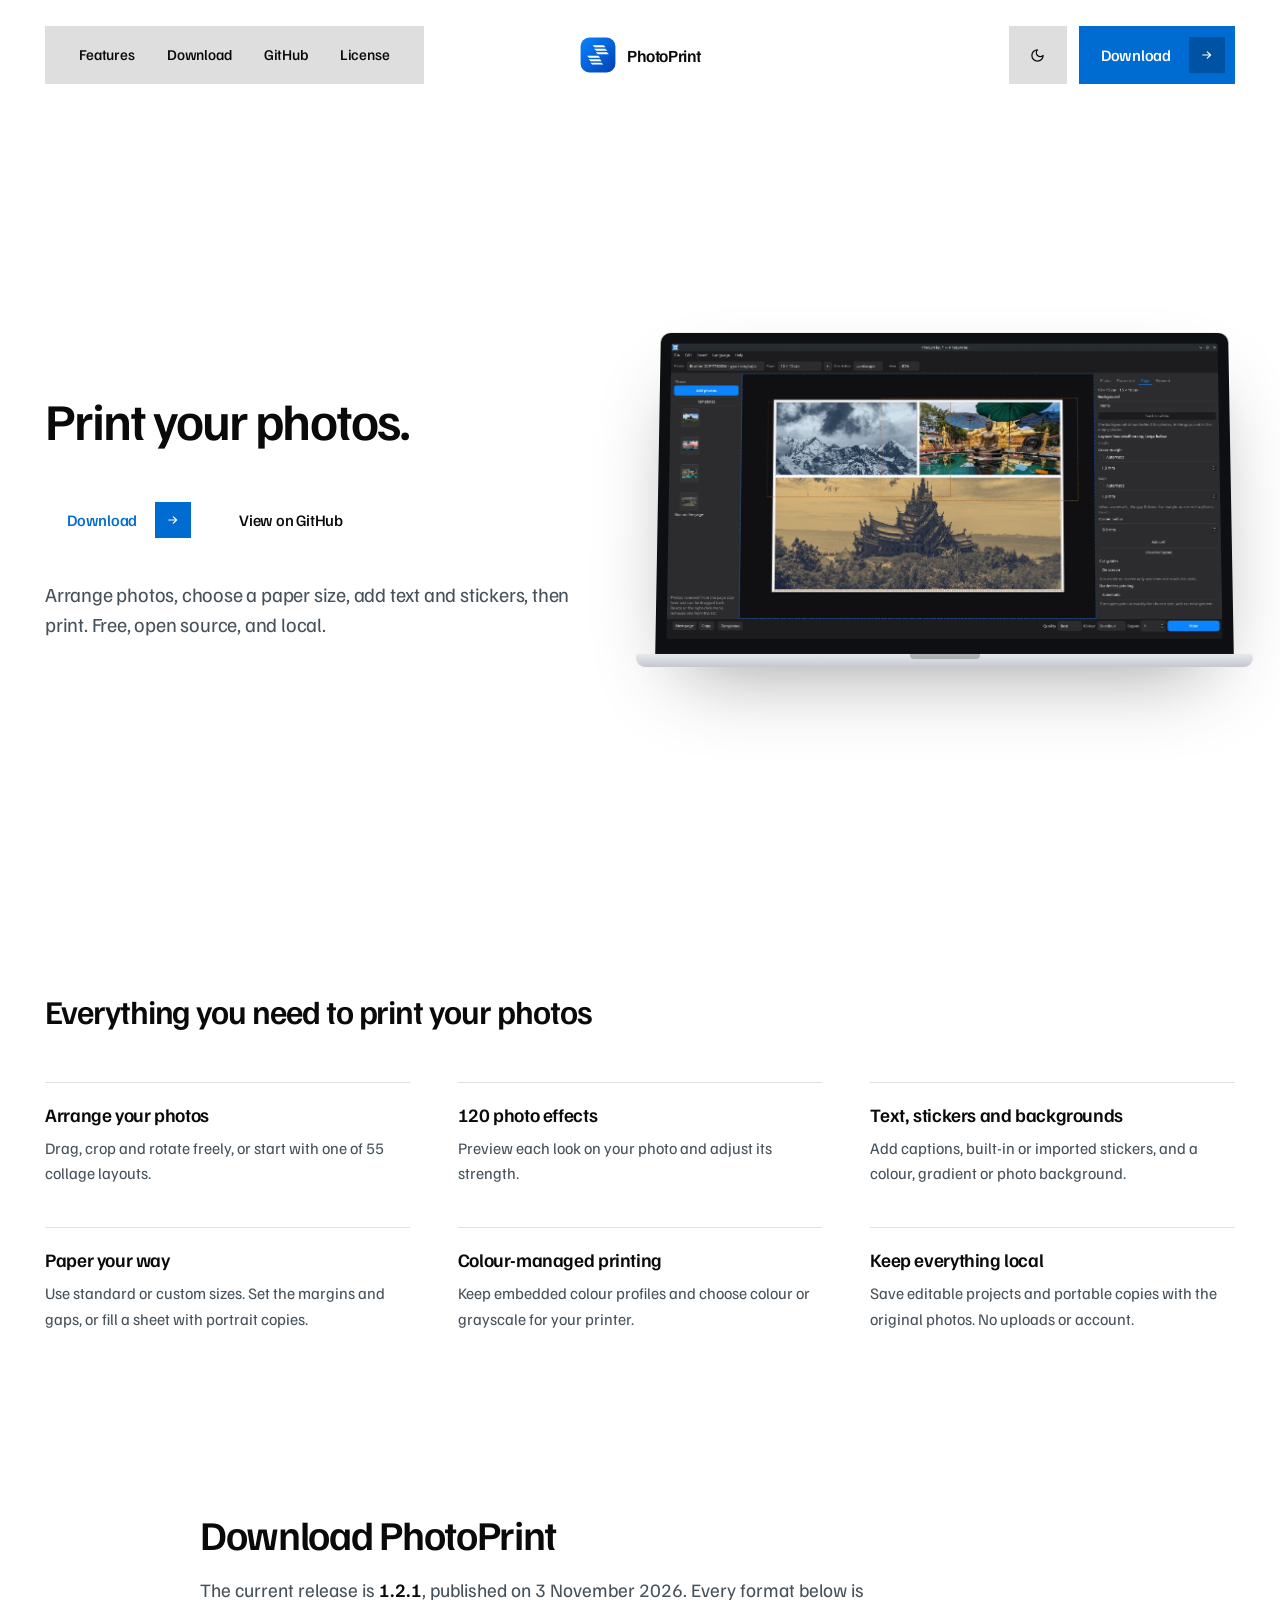
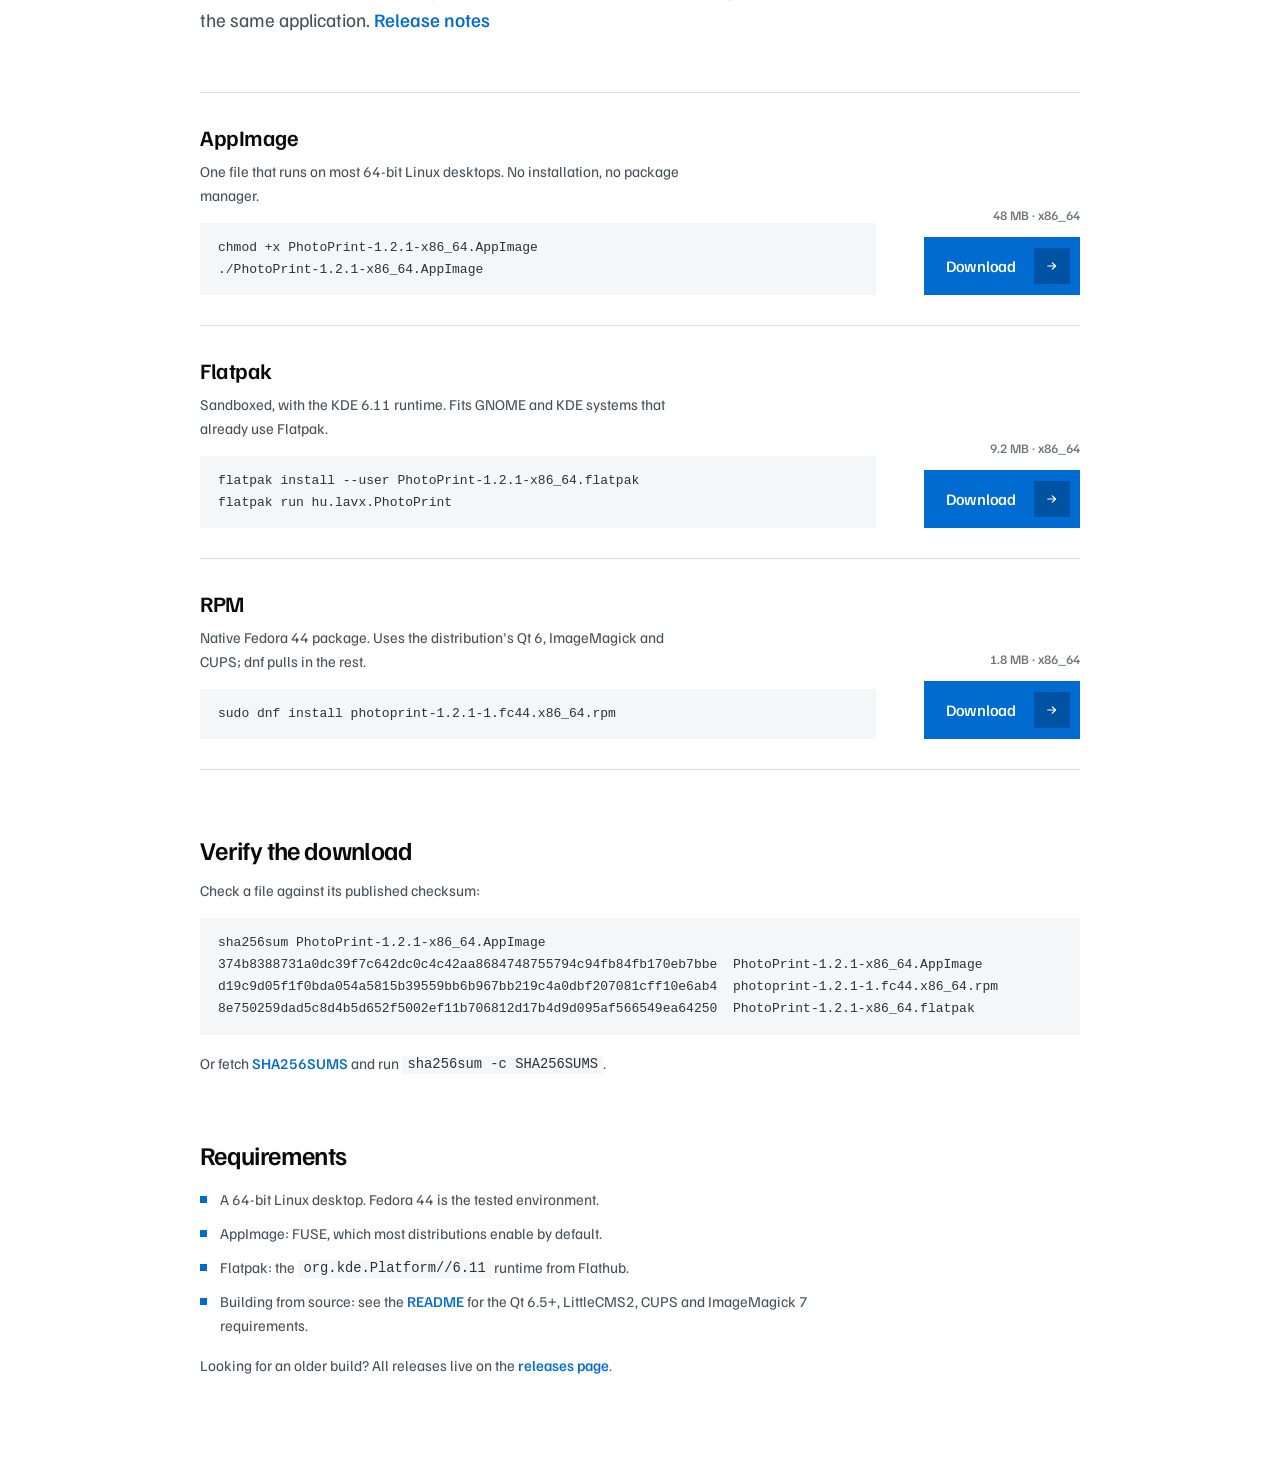
<file: index.html>
<!doctype html>
<html lang="en">
<head>
  <meta charset="utf-8">
  <meta name="viewport" content="width=device-width, initial-scale=1.0">
  <title>PhotoPrint — Print your photos</title>
  <meta name="description" content="Arrange family photos on paper and print them from your own printer. Local, colour-managed, free and open source.">
  <meta name="theme-color" media="(prefers-color-scheme: light)" content="#ffffff">
  <meta name="theme-color" media="(prefers-color-scheme: dark)" content="#0b0d10">
  <link rel="canonical" href="https://lavx.github.io/PhotoPrint/">
  <meta property="og:type" content="website">
  <meta property="og:site_name" content="PhotoPrint">
  <meta property="og:title" content="PhotoPrint — Print your photos">
  <meta property="og:description" content="Arrange family photos on paper and print them from your own printer. Local, colour-managed, free and open source.">
  <meta property="og:url" content="https://lavx.github.io/PhotoPrint/">
  <meta property="og:image" content="https://lavx.github.io/PhotoPrint/app-window.webp">
  <meta name="twitter:card" content="summary_large_image">
  <script>document.documentElement.dataset.theme=localStorage.getItem("theme")||(matchMedia("(prefers-color-scheme: dark)").matches?"dark":"light")</script>
  <link rel="icon" href="favicon.svg" type="image/svg+xml">
  <link rel="preconnect" href="https://fonts.googleapis.com">
  <link rel="preconnect" href="https://fonts.gstatic.com" crossorigin>
  <link rel="stylesheet" href="https://fonts.googleapis.com/css2?family=Familjen+Grotesk:wght@400;500;600;700&display=swap">
  <link rel="stylesheet" href="styles.css">
</head>
<body>
  <div class="page">
    <div class="bg" aria-hidden="true">
      <video class="bg-video" autoplay muted loop playsinline>
        <source src="bg.mp4" type="video/mp4">
      </video>
    </div>

    <header class="nav">
      <nav class="nav__links" aria-label="Primary">
        <a href="#features" style="--d: 0.02s">Features</a>
        <a href="#download" style="--d: 0.08s">Download</a>
        <a href="https://github.com/LavX/PhotoPrint" style="--d: 0.14s">GitHub</a>
        <a href="https://github.com/LavX/PhotoPrint/blob/master/LICENSE" style="--d: 0.2s">License</a>
      </nav>
      <a class="logo" href="./" aria-label="PhotoPrint home">
        <svg class="logo__mark" viewBox="0 0 48 48" aria-hidden="true">
          <defs>
            <linearGradient id="ppTile" x1="0" y1="0" x2="1" y2="1">
              <stop offset="0" stop-color="#0a84ff" />
              <stop offset="1" stop-color="#0040b3" />
            </linearGradient>
          </defs>
          <rect x="2" y="2" width="44" height="44" rx="11" fill="url(#ppTile)" />
          <g transform="translate(7.75 11.8) scale(0.78)" fill="#ffffff">
            <polygon points="12,0 30,0 33.2,3.2 15.2,3.2" />
            <polygon points="14.6,5.6 32.6,5.6 35.8,8.8 17.8,8.8" />
            <polygon points="17.2,11.2 35.2,11.2 38.4,14.4 20.4,14.4" />
            <polygon points="3.2,16.8 21.2,16.8 24.4,20 6.4,20" />
            <polygon points="5.8,22.4 23.8,22.4 27,25.6 9,25.6" />
            <polygon points="8.4,28 26.4,28 29.6,31.2 11.6,31.2" />
          </g>
        </svg>
        <span class="logo__word">PhotoPrint</span>
      </a>
      <div class="nav__actions">
        <button class="theme-toggle" type="button" aria-label="Toggle dark mode" aria-pressed="false">
          <svg class="icon-moon" viewBox="0 0 24 24" fill="none" stroke="currentColor" stroke-width="2" stroke-linecap="round" stroke-linejoin="round" aria-hidden="true"><path d="M12 3a6 6 0 0 0 9 9 9 9 0 1 1-9-9z" /></svg>
          <svg class="icon-sun" viewBox="0 0 24 24" fill="none" stroke="currentColor" stroke-width="2" stroke-linecap="round" stroke-linejoin="round" aria-hidden="true"><circle cx="12" cy="12" r="4" /><path d="M12 2v2M12 20v2M4.9 4.9l1.4 1.4M17.7 17.7l1.4 1.4M2 12h2M20 12h2M4.9 19.1l1.4-1.4M17.7 6.3l1.4-1.4" /></svg>
        </button>
        <a class="btn btn--nav" href="#download">
          <span class="btn__label">Download</span>
          <span class="btn__icon"><svg viewBox="0 0 20 20" fill="none" aria-hidden="true"><path d="M4 10h10.2M10.4 5.6 15.2 10l-4.8 4.4" stroke="currentColor" stroke-width="1.7" stroke-linecap="round" stroke-linejoin="round" /></svg></span>
        </a>
        <button class="nav__burger" type="button" aria-label="Open menu" aria-expanded="false" aria-controls="mobile-menu">
          <span></span><span></span><span></span>
        </button>
      </div>
    </header>

    <nav class="mobile-menu" id="mobile-menu" aria-label="Mobile" hidden>
      <div class="mobile-menu__links">
        <a href="#features">Features</a>
        <a href="#download">Download</a>
        <a href="https://github.com/LavX/PhotoPrint">GitHub</a>
        <a href="https://github.com/LavX/PhotoPrint/blob/master/LICENSE">License</a>
      </div>
      <a class="btn btn--nav" href="#download">
        <span class="btn__label">Download</span>
        <span class="btn__icon"><svg viewBox="0 0 20 20" fill="none" aria-hidden="true"><path d="M4 10h10.2M10.4 5.6 15.2 10l-4.8 4.4" stroke="currentColor" stroke-width="1.7" stroke-linecap="round" stroke-linejoin="round" /></svg></span>
      </a>
    </nav>

    <main class="hero">
      <div class="hero__copy">
        <h1 class="headline">Print your photos.</h1>
        <div class="actions">
          <a class="btn btn--light wipe" style="--d: 0.56s" href="#download">
            <span class="btn__label">Download</span>
            <span class="btn__icon"><svg viewBox="0 0 20 20" fill="none" aria-hidden="true"><path d="M4 10h10.2M10.4 5.6 15.2 10l-4.8 4.4" stroke="currentColor" stroke-width="1.7" stroke-linecap="round" stroke-linejoin="round" /></svg></span>
          </a>
          <a class="btn btn--ghost wipe" style="--d: 0.66s" href="https://github.com/LavX/PhotoPrint"><span class="btn__label">View on GitHub</span></a>
        </div>
        <p class="lede"><span class="lede__rise" style="--d: 0.78s">Arrange photos, choose a paper size, add text and stickers, then print. Free, open source, and local.</span></p>
      </div>

      <div class="hero__product">
        <div class="laptop">
          <a class="laptop__screen" href="app-window.webp" aria-label="View the PhotoPrint app screenshot at full size">
            <img src="app-window.webp" width="1917" height="1035" loading="eager" decoding="async" alt="PhotoPrint on Linux, with a three-photo collage, a photo library on the left, page settings on the right, and print controls below.">
          </a>
          <div class="laptop__base" aria-hidden="true"></div>
        </div>
      </div>
    </main>
  </div>

  <section class="product" id="features" aria-labelledby="features-title">
    <div class="product__inner">
      <h2 id="features-title">Everything you need to print your photos</h2>
      <dl class="features">
        <div>
          <dt>Arrange your photos</dt>
          <dd>Drag, crop and rotate freely, or start with one of 55 collage layouts.</dd>
        </div>
        <div>
          <dt>120 photo effects</dt>
          <dd>Preview each look on your photo and adjust its strength.</dd>
        </div>
        <div>
          <dt>Text, stickers and backgrounds</dt>
          <dd>Add captions, built-in or imported stickers, and a colour, gradient or photo background.</dd>
        </div>
        <div>
          <dt>Paper your way</dt>
          <dd>Use standard or custom sizes. Set the margins and gaps, or fill a sheet with portrait copies.</dd>
        </div>
        <div>
          <dt>Colour-managed printing</dt>
          <dd>Keep embedded colour profiles and choose colour or grayscale for your printer.</dd>
        </div>
        <div>
          <dt>Keep everything local</dt>
          <dd>Save editable projects and portable copies with the original photos. No uploads or account.</dd>
        </div>
      </dl>
    </div>
  </section>

  <section class="download" id="download" aria-labelledby="download-title">
    <div class="download__inner">
      <h2 id="download-title">Download PhotoPrint</h2>
      <p class="download__lede">The current release is <strong>1.2.1</strong>, published on 3 November 2026. Every format below is the same application. <a class="text-link" href="https://github.com/LavX/PhotoPrint/releases/tag/v1.2.1">Release notes</a></p>

      <div class="packages">
        <section class="package">
          <div class="package__body">
            <h3>AppImage</h3>
            <p>One file that runs on most 64-bit Linux desktops. No installation, no package manager.</p>
            <pre><code>chmod +x PhotoPrint-1.2.1-x86_64.AppImage
./PhotoPrint-1.2.1-x86_64.AppImage</code></pre>
          </div>
          <div class="package__side">
            <span class="package__meta">48 MB · x86_64</span>
            <a class="btn btn--nav" href="https://github.com/LavX/PhotoPrint/releases/download/v1.2.1/PhotoPrint-1.2.1-x86_64.AppImage" aria-label="Download the AppImage">
              <span class="btn__label">Download</span>
              <span class="btn__icon"><svg viewBox="0 0 20 20" fill="none" aria-hidden="true"><path d="M4 10h10.2M10.4 5.6 15.2 10l-4.8 4.4" stroke="currentColor" stroke-width="1.7" stroke-linecap="round" stroke-linejoin="round" /></svg></span>
            </a>
          </div>
        </section>

        <section class="package">
          <div class="package__body">
            <h3>Flatpak</h3>
            <p>Sandboxed, with the KDE 6.11 runtime. Fits GNOME and KDE systems that already use Flatpak.</p>
            <pre><code>flatpak install --user PhotoPrint-1.2.1-x86_64.flatpak
flatpak run hu.lavx.PhotoPrint</code></pre>
          </div>
          <div class="package__side">
            <span class="package__meta">9.2 MB · x86_64</span>
            <a class="btn btn--nav" href="https://github.com/LavX/PhotoPrint/releases/download/v1.2.1/PhotoPrint-1.2.1-x86_64.flatpak" aria-label="Download the Flatpak bundle">
              <span class="btn__label">Download</span>
              <span class="btn__icon"><svg viewBox="0 0 20 20" fill="none" aria-hidden="true"><path d="M4 10h10.2M10.4 5.6 15.2 10l-4.8 4.4" stroke="currentColor" stroke-width="1.7" stroke-linecap="round" stroke-linejoin="round" /></svg></span>
            </a>
          </div>
        </section>

        <section class="package">
          <div class="package__body">
            <h3>RPM</h3>
            <p>Native Fedora 44 package. Uses the distribution's Qt 6, ImageMagick and CUPS; dnf pulls in the rest.</p>
            <pre><code>sudo dnf install photoprint-1.2.1-1.fc44.x86_64.rpm</code></pre>
          </div>
          <div class="package__side">
            <span class="package__meta">1.8 MB · x86_64</span>
            <a class="btn btn--nav" href="https://github.com/LavX/PhotoPrint/releases/download/v1.2.1/photoprint-1.2.1-1.fc44.x86_64.rpm" aria-label="Download the RPM package">
              <span class="btn__label">Download</span>
              <span class="btn__icon"><svg viewBox="0 0 20 20" fill="none" aria-hidden="true"><path d="M4 10h10.2M10.4 5.6 15.2 10l-4.8 4.4" stroke="currentColor" stroke-width="1.7" stroke-linecap="round" stroke-linejoin="round" /></svg></span>
            </a>
          </div>
        </section>
      </div>

      <section class="download__section">
        <h3>Verify the download</h3>
        <p>Check a file against its published checksum:</p>
        <pre><code>sha256sum PhotoPrint-1.2.1-x86_64.AppImage
374b8388731a0dc39f7c642dc0c4c42aa8684748755794c94fb84fb170eb7bbe  PhotoPrint-1.2.1-x86_64.AppImage
d19c9d05f1f0bda054a5815b39559bb6b967bb219c4a0dbf207081cff10e6ab4  photoprint-1.2.1-1.fc44.x86_64.rpm
8e750259dad5c8d4b5d652f5002ef11b706812d17b4d9d095af566549ea64250  PhotoPrint-1.2.1-x86_64.flatpak</code></pre>
        <p class="download__note">Or fetch <a class="text-link" href="https://github.com/LavX/PhotoPrint/releases/download/v1.2.1/SHA256SUMS">SHA256SUMS</a> and run <code>sha256sum -c SHA256SUMS</code>.</p>
      </section>

      <section class="download__section">
        <h3>Requirements</h3>
        <ul class="requirements">
          <li>A 64-bit Linux desktop. Fedora 44 is the tested environment.</li>
          <li>AppImage: FUSE, which most distributions enable by default.</li>
          <li>Flatpak: the <code>org.kde.Platform//6.11</code> runtime from Flathub.</li>
          <li>Building from source: see the <a class="text-link" href="https://github.com/LavX/PhotoPrint#readme">README</a> for the Qt 6.5+, LittleCMS2, CUPS and ImageMagick 7 requirements.</li>
        </ul>
        <p class="download__note">Looking for an older build? All releases live on the <a class="text-link" href="https://github.com/LavX/PhotoPrint/releases">releases page</a>.</p>
      </section>
    </div>
  </section>
  <script src="main.js"></script>
</body>
</html>
</file>
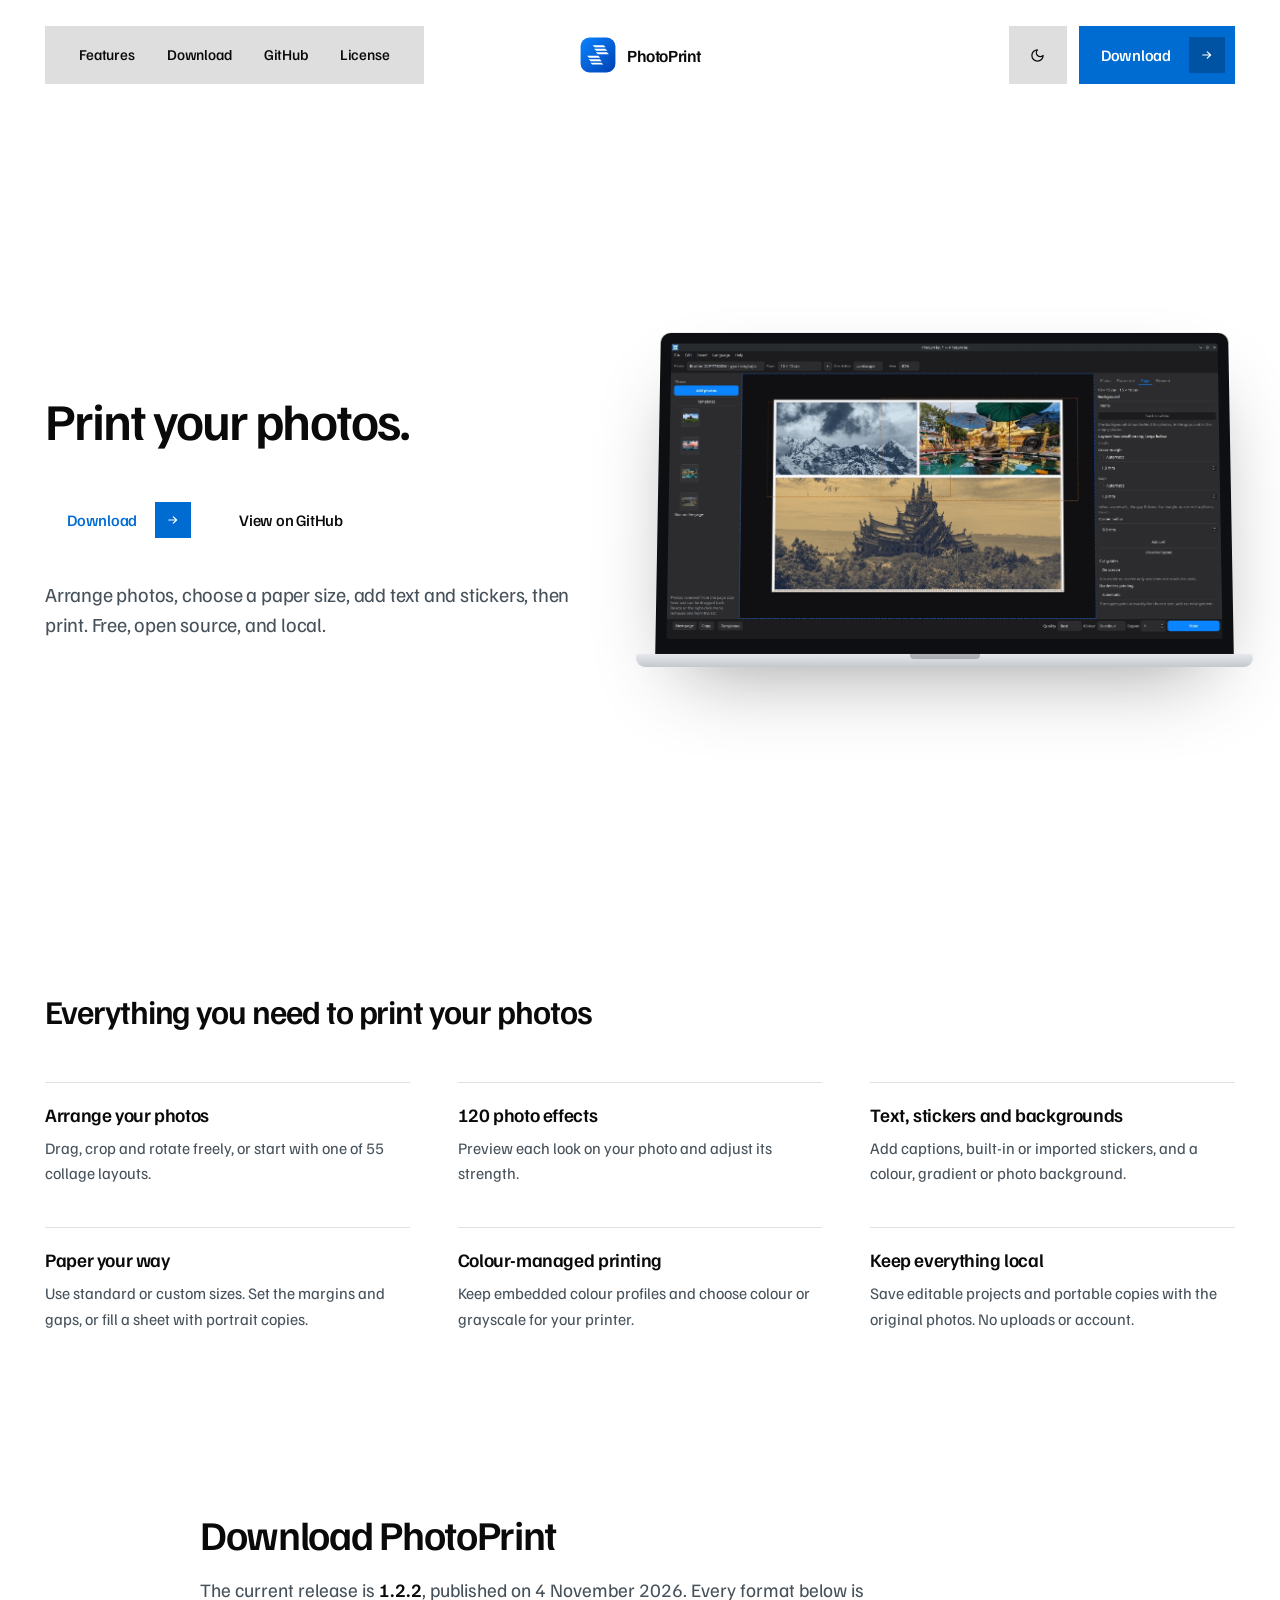
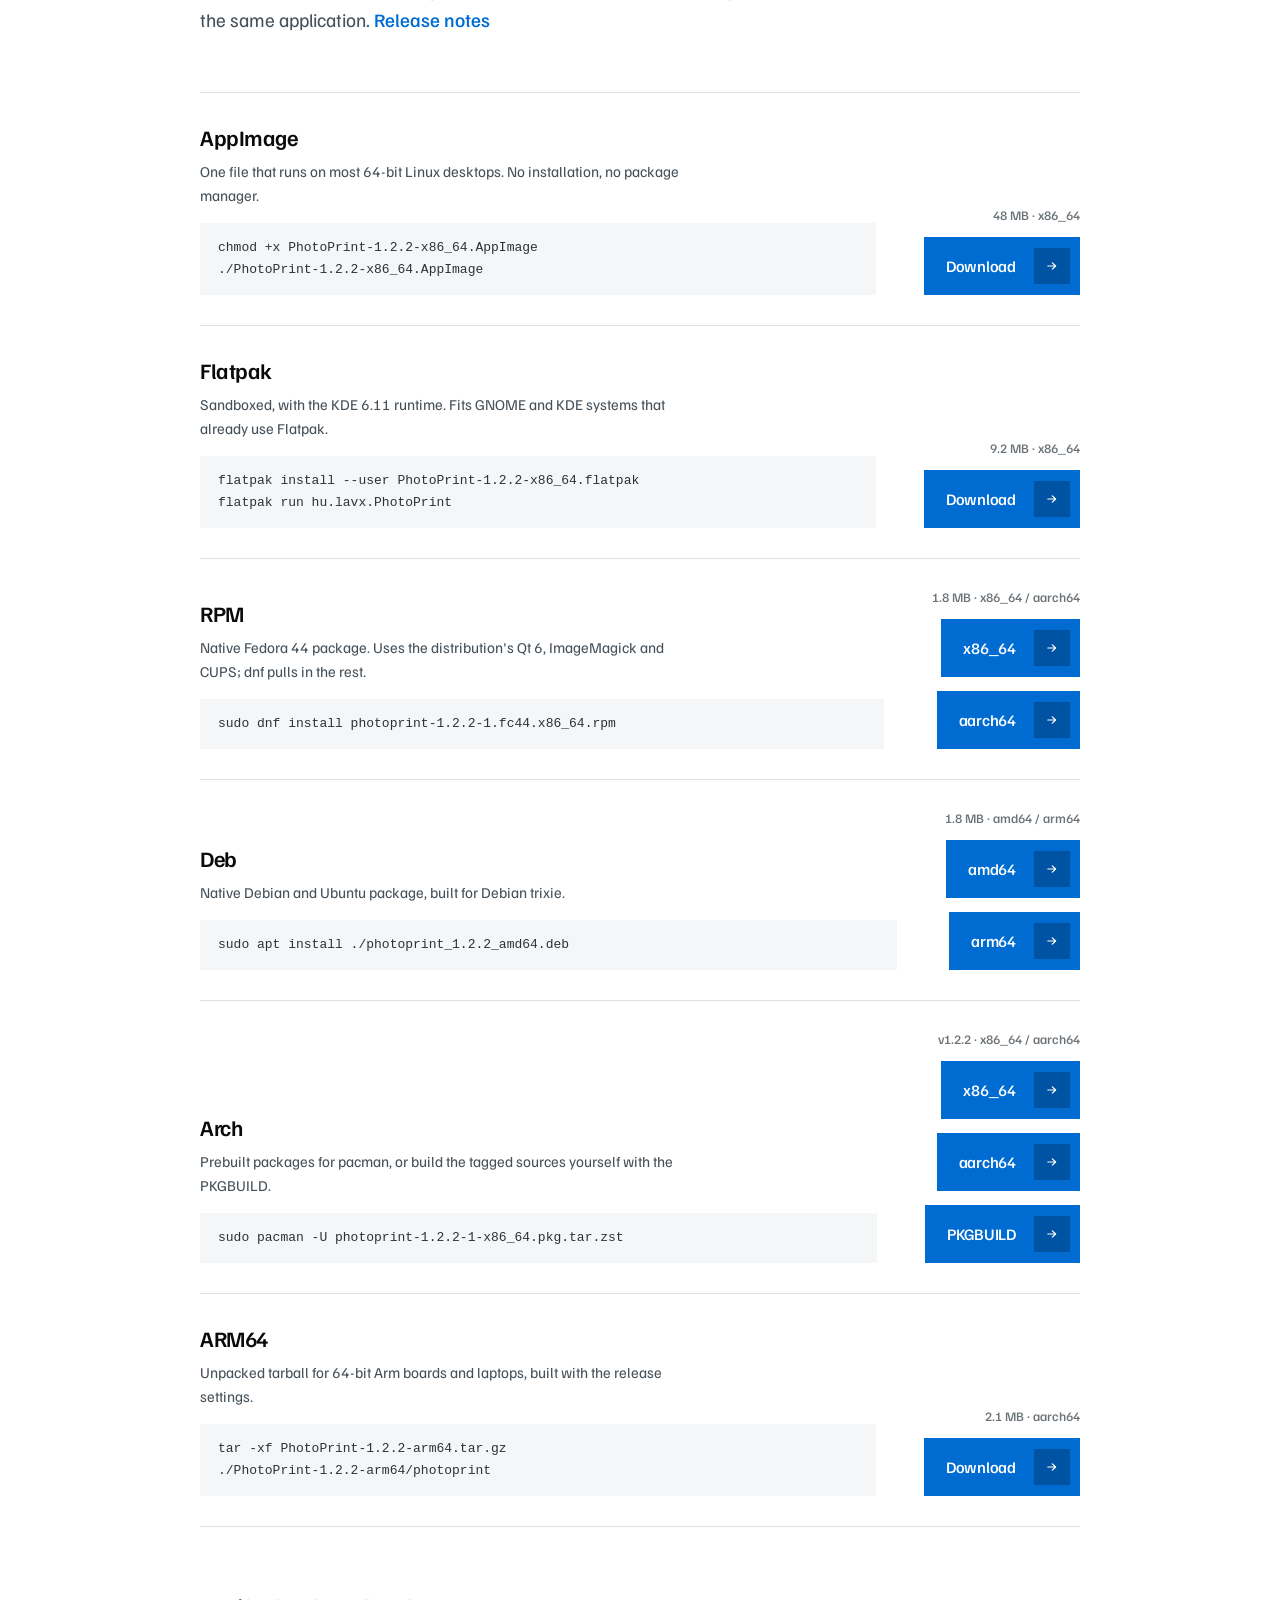
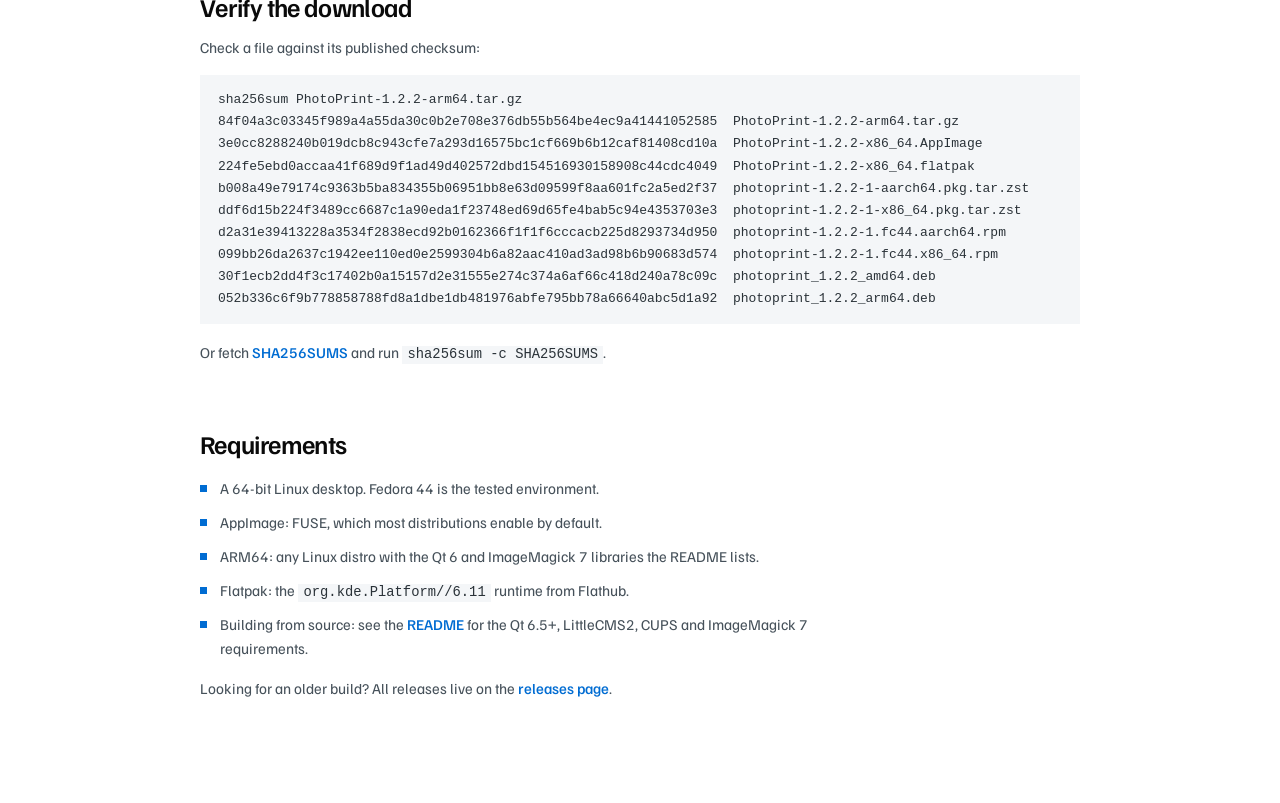
<file: website/index.html>
<!doctype html>
<html lang="en">
<head>
  <meta charset="utf-8">
  <meta name="viewport" content="width=device-width, initial-scale=1.0">
  <title>PhotoPrint - Print your photos</title>
  <meta name="description" content="Arrange family photos on paper and print them from your own printer. Local, colour-managed, free and open source.">
  <meta name="theme-color" media="(prefers-color-scheme: light)" content="#ffffff">
  <meta name="theme-color" media="(prefers-color-scheme: dark)" content="#0b0d10">
  <link rel="canonical" href="https://lavx.github.io/PhotoPrint/">
  <meta property="og:type" content="website">
  <meta property="og:site_name" content="PhotoPrint">
  <meta property="og:title" content="PhotoPrint - Print your photos">
  <meta property="og:description" content="Arrange family photos on paper and print them from your own printer. Local, colour-managed, free and open source.">
  <meta property="og:url" content="https://lavx.github.io/PhotoPrint/">
  <meta property="og:image" content="https://lavx.github.io/PhotoPrint/app-window.webp">
  <meta name="twitter:card" content="summary_large_image">
  <script>document.documentElement.dataset.theme=localStorage.getItem("theme")||(matchMedia("(prefers-color-scheme: dark)").matches?"dark":"light")</script>
  <link rel="icon" href="favicon.svg" type="image/svg+xml">
  <link rel="preconnect" href="https://fonts.googleapis.com">
  <link rel="preconnect" href="https://fonts.gstatic.com" crossorigin>
  <link rel="stylesheet" href="https://fonts.googleapis.com/css2?family=Familjen+Grotesk:wght@400;500;600;700&display=swap">
  <link rel="stylesheet" href="styles.css">
</head>
<body>
  <div class="page">
    <div class="bg" aria-hidden="true">
      <video class="bg-video" autoplay muted loop playsinline>
        <source src="bg.mp4" type="video/mp4">
      </video>
    </div>

    <header class="nav">
      <nav class="nav__links" aria-label="Primary">
        <a href="#features" style="--d: 0.02s">Features</a>
        <a href="#download" style="--d: 0.08s">Download</a>
        <a href="https://github.com/LavX/PhotoPrint" style="--d: 0.14s">GitHub</a>
        <a href="https://github.com/LavX/PhotoPrint/blob/master/LICENSE" style="--d: 0.2s">License</a>
      </nav>
      <a class="logo" href="./" aria-label="PhotoPrint home">
        <svg class="logo__mark" viewBox="0 0 48 48" aria-hidden="true">
          <defs>
            <linearGradient id="ppTile" x1="0" y1="0" x2="1" y2="1">
              <stop offset="0" stop-color="#0a84ff" />
              <stop offset="1" stop-color="#0040b3" />
            </linearGradient>
          </defs>
          <rect x="2" y="2" width="44" height="44" rx="11" fill="url(#ppTile)" />
          <g transform="translate(7.75 11.8) scale(0.78)" fill="#ffffff">
            <polygon points="12,0 30,0 33.2,3.2 15.2,3.2" />
            <polygon points="14.6,5.6 32.6,5.6 35.8,8.8 17.8,8.8" />
            <polygon points="17.2,11.2 35.2,11.2 38.4,14.4 20.4,14.4" />
            <polygon points="3.2,16.8 21.2,16.8 24.4,20 6.4,20" />
            <polygon points="5.8,22.4 23.8,22.4 27,25.6 9,25.6" />
            <polygon points="8.4,28 26.4,28 29.6,31.2 11.6,31.2" />
          </g>
        </svg>
        <span class="logo__word">PhotoPrint</span>
      </a>
      <div class="nav__actions">
        <button class="theme-toggle" type="button" aria-label="Toggle dark mode" aria-pressed="false">
          <svg class="icon-moon" viewBox="0 0 24 24" fill="none" stroke="currentColor" stroke-width="2" stroke-linecap="round" stroke-linejoin="round" aria-hidden="true"><path d="M12 3a6 6 0 0 0 9 9 9 9 0 1 1-9-9z" /></svg>
          <svg class="icon-sun" viewBox="0 0 24 24" fill="none" stroke="currentColor" stroke-width="2" stroke-linecap="round" stroke-linejoin="round" aria-hidden="true"><circle cx="12" cy="12" r="4" /><path d="M12 2v2M12 20v2M4.9 4.9l1.4 1.4M17.7 17.7l1.4 1.4M2 12h2M20 12h2M4.9 19.1l1.4-1.4M17.7 6.3l1.4-1.4" /></svg>
        </button>
        <a class="btn btn--nav" href="#download">
          <span class="btn__label">Download</span>
          <span class="btn__icon"><svg viewBox="0 0 20 20" fill="none" aria-hidden="true"><path d="M4 10h10.2M10.4 5.6 15.2 10l-4.8 4.4" stroke="currentColor" stroke-width="1.7" stroke-linecap="round" stroke-linejoin="round" /></svg></span>
        </a>
        <button class="nav__burger" type="button" aria-label="Open menu" aria-expanded="false" aria-controls="mobile-menu">
          <span></span><span></span><span></span>
        </button>
      </div>
    </header>

    <nav class="mobile-menu" id="mobile-menu" aria-label="Mobile" hidden>
      <div class="mobile-menu__links">
        <a href="#features">Features</a>
        <a href="#download">Download</a>
        <a href="https://github.com/LavX/PhotoPrint">GitHub</a>
        <a href="https://github.com/LavX/PhotoPrint/blob/master/LICENSE">License</a>
      </div>
      <a class="btn btn--nav" href="#download">
        <span class="btn__label">Download</span>
        <span class="btn__icon"><svg viewBox="0 0 20 20" fill="none" aria-hidden="true"><path d="M4 10h10.2M10.4 5.6 15.2 10l-4.8 4.4" stroke="currentColor" stroke-width="1.7" stroke-linecap="round" stroke-linejoin="round" /></svg></span>
      </a>
    </nav>

    <main class="hero">
      <div class="hero__copy">
        <h1 class="headline">Print your photos.</h1>
        <div class="actions">
          <a class="btn btn--light wipe" style="--d: 0.56s" href="#download">
            <span class="btn__label">Download</span>
            <span class="btn__icon"><svg viewBox="0 0 20 20" fill="none" aria-hidden="true"><path d="M4 10h10.2M10.4 5.6 15.2 10l-4.8 4.4" stroke="currentColor" stroke-width="1.7" stroke-linecap="round" stroke-linejoin="round" /></svg></span>
          </a>
          <a class="btn btn--ghost wipe" style="--d: 0.66s" href="https://github.com/LavX/PhotoPrint"><span class="btn__label">View on GitHub</span></a>
        </div>
        <p class="lede"><span class="lede__rise" style="--d: 0.78s">Arrange photos, choose a paper size, add text and stickers, then print. Free, open source, and local.</span></p>
      </div>

      <div class="hero__product">
        <div class="laptop">
          <a class="laptop__screen" href="app-window.webp" aria-label="View the PhotoPrint app screenshot at full size">
            <img src="app-window.webp" width="1917" height="1035" loading="eager" decoding="async" alt="PhotoPrint on Linux, with a three-photo collage, a photo library on the left, page settings on the right, and print controls below.">
          </a>
          <div class="laptop__base" aria-hidden="true"></div>
        </div>
      </div>
    </main>
  </div>

  <section class="product" id="features" aria-labelledby="features-title">
    <div class="product__inner">
      <h2 id="features-title">Everything you need to print your photos</h2>
      <dl class="features">
        <div>
          <dt>Arrange your photos</dt>
          <dd>Drag, crop and rotate freely, or start with one of 55 collage layouts.</dd>
        </div>
        <div>
          <dt>120 photo effects</dt>
          <dd>Preview each look on your photo and adjust its strength.</dd>
        </div>
        <div>
          <dt>Text, stickers and backgrounds</dt>
          <dd>Add captions, built-in or imported stickers, and a colour, gradient or photo background.</dd>
        </div>
        <div>
          <dt>Paper your way</dt>
          <dd>Use standard or custom sizes. Set the margins and gaps, or fill a sheet with portrait copies.</dd>
        </div>
        <div>
          <dt>Colour-managed printing</dt>
          <dd>Keep embedded colour profiles and choose colour or grayscale for your printer.</dd>
        </div>
        <div>
          <dt>Keep everything local</dt>
          <dd>Save editable projects and portable copies with the original photos. No uploads or account.</dd>
        </div>
      </dl>
    </div>
  </section>

  <section class="download" id="download" aria-labelledby="download-title">
    <div class="download__inner">
      <h2 id="download-title">Download PhotoPrint</h2>
      <p class="download__lede">The current release is <strong>1.2.2</strong>, published on 4 November 2026. Every format below is the same application. <a class="text-link" href="https://github.com/LavX/PhotoPrint/releases/tag/v1.2.2">Release notes</a></p>

      <div class="packages">
        <section class="package">
          <div class="package__body">
            <h3>AppImage</h3>
            <p>One file that runs on most 64-bit Linux desktops. No installation, no package manager.</p>
            <pre><code>chmod +x PhotoPrint-1.2.2-x86_64.AppImage
./PhotoPrint-1.2.2-x86_64.AppImage</code></pre>
          </div>
          <div class="package__side">
            <span class="package__meta">48 MB · x86_64</span>
            <a class="btn btn--nav" href="https://github.com/LavX/PhotoPrint/releases/download/v1.2.2/PhotoPrint-1.2.2-x86_64.AppImage" aria-label="Download the AppImage">
              <span class="btn__label">Download</span>
              <span class="btn__icon"><svg viewBox="0 0 20 20" fill="none" aria-hidden="true"><path d="M4 10h10.2M10.4 5.6 15.2 10l-4.8 4.4" stroke="currentColor" stroke-width="1.7" stroke-linecap="round" stroke-linejoin="round" /></svg></span>
            </a>
          </div>
        </section>

        <section class="package">
          <div class="package__body">
            <h3>Flatpak</h3>
            <p>Sandboxed, with the KDE 6.11 runtime. Fits GNOME and KDE systems that already use Flatpak.</p>
            <pre><code>flatpak install --user PhotoPrint-1.2.2-x86_64.flatpak
flatpak run hu.lavx.PhotoPrint</code></pre>
          </div>
          <div class="package__side">
            <span class="package__meta">9.2 MB · x86_64</span>
            <a class="btn btn--nav" href="https://github.com/LavX/PhotoPrint/releases/download/v1.2.2/PhotoPrint-1.2.2-x86_64.flatpak" aria-label="Download the Flatpak bundle">
              <span class="btn__label">Download</span>
              <span class="btn__icon"><svg viewBox="0 0 20 20" fill="none" aria-hidden="true"><path d="M4 10h10.2M10.4 5.6 15.2 10l-4.8 4.4" stroke="currentColor" stroke-width="1.7" stroke-linecap="round" stroke-linejoin="round" /></svg></span>
            </a>
          </div>
        </section>

        <section class="package">
          <div class="package__body">
            <h3>RPM</h3>
            <p>Native Fedora 44 package. Uses the distribution's Qt 6, ImageMagick and CUPS; dnf pulls in the rest.</p>
            <pre><code>sudo dnf install photoprint-1.2.2-1.fc44.x86_64.rpm</code></pre>
          </div>
          <div class="package__side">
            <span class="package__meta">1.8 MB · x86_64 / aarch64</span>
            <a class="btn btn--nav" href="https://github.com/LavX/PhotoPrint/releases/download/v1.2.2/photoprint-1.2.2-1.fc44.x86_64.rpm" aria-label="Download the RPM package for x86_64">
              <span class="btn__label">x86_64</span>
              <span class="btn__icon"><svg viewBox="0 0 20 20" fill="none" aria-hidden="true"><path d="M4 10h10.2M10.4 5.6 15.2 10l-4.8 4.4" stroke="currentColor" stroke-width="1.7" stroke-linecap="round" stroke-linejoin="round" /></svg></span>
            </a>
            <a class="btn btn--nav" href="https://github.com/LavX/PhotoPrint/releases/download/v1.2.2/photoprint-1.2.2-1.fc44.aarch64.rpm" aria-label="Download the RPM package for aarch64">
              <span class="btn__label">aarch64</span>
              <span class="btn__icon"><svg viewBox="0 0 20 20" fill="none" aria-hidden="true"><path d="M4 10h10.2M10.4 5.6 15.2 10l-4.8 4.4" stroke="currentColor" stroke-width="1.7" stroke-linecap="round" stroke-linejoin="round" /></svg></span>
            </a>
          </div>
        </section>

        <section class="package">
          <div class="package__body">
            <h3>Deb</h3>
            <p>Native Debian and Ubuntu package, built for Debian trixie.</p>
            <pre><code>sudo apt install ./photoprint_1.2.2_amd64.deb</code></pre>
          </div>
          <div class="package__side">
            <span class="package__meta">1.8 MB · amd64 / arm64</span>
            <a class="btn btn--nav" href="https://github.com/LavX/PhotoPrint/releases/download/v1.2.2/photoprint_1.2.2_amd64.deb" aria-label="Download the deb package for amd64">
              <span class="btn__label">amd64</span>
              <span class="btn__icon"><svg viewBox="0 0 20 20" fill="none" aria-hidden="true"><path d="M4 10h10.2M10.4 5.6 15.2 10l-4.8 4.4" stroke="currentColor" stroke-width="1.7" stroke-linecap="round" stroke-linejoin="round" /></svg></span>
            </a>
            <a class="btn btn--nav" href="https://github.com/LavX/PhotoPrint/releases/download/v1.2.2/photoprint_1.2.2_arm64.deb" aria-label="Download the deb package for arm64">
              <span class="btn__label">arm64</span>
              <span class="btn__icon"><svg viewBox="0 0 20 20" fill="none" aria-hidden="true"><path d="M4 10h10.2M10.4 5.6 15.2 10l-4.8 4.4" stroke="currentColor" stroke-width="1.7" stroke-linecap="round" stroke-linejoin="round" /></svg></span>
            </a>
          </div>
        </section>

        <section class="package">
          <div class="package__body">
            <h3>Arch</h3>
            <p>Prebuilt packages for pacman, or build the tagged sources yourself with the PKGBUILD.</p>
            <pre><code>sudo pacman -U photoprint-1.2.2-1-x86_64.pkg.tar.zst</code></pre>
          </div>
          <div class="package__side">
            <span class="package__meta">v1.2.2 · x86_64 / aarch64</span>
            <a class="btn btn--nav" href="https://github.com/LavX/PhotoPrint/releases/download/v1.2.2/photoprint-1.2.2-1-x86_64.pkg.tar.zst" aria-label="Download the Arch package for x86_64">
              <span class="btn__label">x86_64</span>
              <span class="btn__icon"><svg viewBox="0 0 20 20" fill="none" aria-hidden="true"><path d="M4 10h10.2M10.4 5.6 15.2 10l-4.8 4.4" stroke="currentColor" stroke-width="1.7" stroke-linecap="round" stroke-linejoin="round" /></svg></span>
            </a>
            <a class="btn btn--nav" href="https://github.com/LavX/PhotoPrint/releases/download/v1.2.2/photoprint-1.2.2-1-aarch64.pkg.tar.zst" aria-label="Download the Arch package for aarch64">
              <span class="btn__label">aarch64</span>
              <span class="btn__icon"><svg viewBox="0 0 20 20" fill="none" aria-hidden="true"><path d="M4 10h10.2M10.4 5.6 15.2 10l-4.8 4.4" stroke="currentColor" stroke-width="1.7" stroke-linecap="round" stroke-linejoin="round" /></svg></span>
            </a>
            <a class="btn btn--nav" href="https://github.com/LavX/PhotoPrint/blob/master/packaging/PKGBUILD" aria-label="View the PKGBUILD">
              <span class="btn__label">PKGBUILD</span>
              <span class="btn__icon"><svg viewBox="0 0 20 20" fill="none" aria-hidden="true"><path d="M4 10h10.2M10.4 5.6 15.2 10l-4.8 4.4" stroke="currentColor" stroke-width="1.7" stroke-linecap="round" stroke-linejoin="round" /></svg></span>
            </a>
          </div>
        </section>

        <section class="package">
          <div class="package__body">
            <h3>ARM64</h3>
            <p>Unpacked tarball for 64-bit Arm boards and laptops, built with the release settings.</p>
            <pre><code>tar -xf PhotoPrint-1.2.2-arm64.tar.gz
./PhotoPrint-1.2.2-arm64/photoprint</code></pre>
          </div>
          <div class="package__side">
            <span class="package__meta">2.1 MB · aarch64</span>
            <a class="btn btn--nav" href="https://github.com/LavX/PhotoPrint/releases/download/v1.2.2/PhotoPrint-1.2.2-arm64.tar.gz" aria-label="Download the ARM64 tarball">
              <span class="btn__label">Download</span>
              <span class="btn__icon"><svg viewBox="0 0 20 20" fill="none" aria-hidden="true"><path d="M4 10h10.2M10.4 5.6 15.2 10l-4.8 4.4" stroke="currentColor" stroke-width="1.7" stroke-linecap="round" stroke-linejoin="round" /></svg></span>
            </a>
          </div>
        </section>
      </div>

      <section class="download__section">
        <h3>Verify the download</h3>
        <p>Check a file against its published checksum:</p>
        <pre><code>sha256sum PhotoPrint-1.2.2-arm64.tar.gz
84f04a3c03345f989a4a55da30c0b2e708e376db55b564be4ec9a41441052585  PhotoPrint-1.2.2-arm64.tar.gz
3e0cc8288240b019dcb8c943cfe7a293d16575bc1cf669b6b12caf81408cd10a  PhotoPrint-1.2.2-x86_64.AppImage
224fe5ebd0accaa41f689d9f1ad49d402572dbd154516930158908c44cdc4049  PhotoPrint-1.2.2-x86_64.flatpak
b008a49e79174c9363b5ba834355b06951bb8e63d09599f8aa601fc2a5ed2f37  photoprint-1.2.2-1-aarch64.pkg.tar.zst
ddf6d15b224f3489cc6687c1a90eda1f23748ed69d65fe4bab5c94e4353703e3  photoprint-1.2.2-1-x86_64.pkg.tar.zst
d2a31e39413228a3534f2838ecd92b0162366f1f1f6cccacb225d8293734d950  photoprint-1.2.2-1.fc44.aarch64.rpm
099bb26da2637c1942ee110ed0e2599304b6a82aac410ad3ad98b6b90683d574  photoprint-1.2.2-1.fc44.x86_64.rpm
30f1ecb2dd4f3c17402b0a15157d2e31555e274c374a6af66c418d240a78c09c  photoprint_1.2.2_amd64.deb
052b336c6f9b778858788fd8a1dbe1db481976abfe795bb78a66640abc5d1a92  photoprint_1.2.2_arm64.deb</code></pre>
        <p class="download__note">Or fetch <a class="text-link" href="https://github.com/LavX/PhotoPrint/releases/download/v1.2.2/SHA256SUMS">SHA256SUMS</a> and run <code>sha256sum -c SHA256SUMS</code>.</p>
      </section>

      <section class="download__section">
        <h3>Requirements</h3>
        <ul class="requirements">
          <li>A 64-bit Linux desktop. Fedora 44 is the tested environment.</li>
          <li>AppImage: FUSE, which most distributions enable by default.</li>
          <li>ARM64: any Linux distro with the Qt 6 and ImageMagick 7 libraries the README lists.</li>
          <li>Flatpak: the <code>org.kde.Platform//6.11</code> runtime from Flathub.</li>
          <li>Building from source: see the <a class="text-link" href="https://github.com/LavX/PhotoPrint#readme">README</a> for the Qt 6.5+, LittleCMS2, CUPS and ImageMagick 7 requirements.</li>
        </ul>
        <p class="download__note">Looking for an older build? All releases live on the <a class="text-link" href="https://github.com/LavX/PhotoPrint/releases">releases page</a>.</p>
      </section>
    </div>
  </section>
  <script src="main.js"></script>
</body>
</html>
</file>
<file: styles.css>
:root {
  color-scheme: light;
  --bg: #ffffff;
  --text: #0a0a0a;
  --blue: #006cd2;
  --blue-dark: #0053a3;
  --link: #006cd2;
  --accent-pale: #7eb6ee;
  --accent-strong: #006cd2;
  --headline-muted: #6b7378;
  --ink-soft: #46515a;
  --line: #dce1e5;
  --glass: rgba(0, 0, 0, 0.13);
  --glass-blur: 18px;
  --ghost-bg: rgba(255, 255, 255, 0.55);
  --ghost-wipe: rgba(255, 255, 255, 0.78);
  --code-bg: #f4f6f8;
  --code-text: #2a3238;
  --window-edge: rgba(10, 10, 10, 0.10);
  --laptop-base-hi: #e6e8eb;
  --laptop-base-lo: #c4c8ce;
  --radius: 0;
  --font: "Familjen Grotesk", "Helvetica Neue", Helvetica, Arial, sans-serif;
  --mono: ui-monospace, "SF Mono", Menlo, Consolas, monospace;
  --pad-x: clamp(20px, 3.52vw, 64px);
  --nav-top: clamp(16px, 2.05vw, 28px);
  --btn-icon: 36px;
  --btn-pad-y: 12px;
  --btn-pad-x: 22px;
  --ease: cubic-bezier(0.16, 1, 0.3, 1);
}

:root[data-theme="dark"] {
  color-scheme: dark;
  --bg: #0b0d10;
  --text: #f2f4f6;
  --link: #79bdf7;
  --accent-pale: #a7d3ff;
  --accent-strong: #79bdf7;
  --headline-muted: #97a0a8;
  --ink-soft: #aab4bd;
  --line: rgba(255, 255, 255, 0.14);
  --glass: rgba(255, 255, 255, 0.09);
  --ghost-bg: rgba(255, 255, 255, 0.10);
  --ghost-wipe: rgba(255, 255, 255, 0.18);
  --code-bg: #14181d;
  --code-text: #cfd8e0;
  --window-edge: rgba(255, 255, 255, 0.10);
  --laptop-base-hi: #3a3f45;
  --laptop-base-lo: #23262b;
}

@media (prefers-color-scheme: dark) {
  :root:not([data-theme]) {
    color-scheme: dark;
    --bg: #0b0d10;
    --text: #f2f4f6;
    --link: #79bdf7;
    --accent-pale: #a7d3ff;
    --accent-strong: #79bdf7;
    --headline-muted: #97a0a8;
    --ink-soft: #aab4bd;
    --line: rgba(255, 255, 255, 0.14);
    --glass: rgba(255, 255, 255, 0.09);
    --ghost-bg: rgba(255, 255, 255, 0.10);
    --ghost-wipe: rgba(255, 255, 255, 0.18);
    --code-bg: #14181d;
    --code-text: #cfd8e0;
    --window-edge: rgba(255, 255, 255, 0.10);
    --laptop-base-hi: #3a3f45;
    --laptop-base-lo: #23262b;
  }
}

*, *::before, *::after { box-sizing: border-box; margin: 0; padding: 0; }
html { scroll-padding-top: 32px; }
html, body { min-height: 100%; }
body {
  font-family: var(--font);
  background: var(--bg);
  color: var(--text);
  -webkit-font-smoothing: antialiased;
  -moz-osx-font-smoothing: grayscale;
  transition: background-color 0.3s var(--ease), color 0.3s var(--ease);
}
a { color: inherit; text-decoration: none; }
button { font: inherit; border: 0; border-radius: var(--radius); cursor: pointer; }
[hidden] { display: none !important; }
:focus-visible { outline: 2px solid var(--link); outline-offset: 4px; }
::selection { background: var(--blue); color: #fff; }

.page {
  position: relative;
  width: 100%;
  height: 100vh;
  height: 100dvh;
  display: flex;
  flex-direction: column;
  overflow: hidden;
  padding: var(--nav-top) var(--pad-x) clamp(28px, 4.9vw, 48px);
}
.bg {
  position: absolute;
  inset: 0;
  z-index: 0;
  background: var(--bg);
  pointer-events: none;
  overflow: hidden;
}
.bg-video { position: absolute; inset: 0; width: 100%; height: 100%; object-fit: cover; }
.bg::after {
  content: "";
  position: absolute;
  inset: 0;
  background:
    linear-gradient(90deg, rgba(255, 255, 255, 0.82) 0%, rgba(255, 255, 255, 0.38) 52%, rgba(255, 255, 255, 0.08) 100%),
    linear-gradient(180deg, rgba(255, 255, 255, 0.34) 0%, rgba(255, 255, 255, 0) 26%, rgba(255, 255, 255, 0) 64%, rgba(255, 255, 255, 0.42) 100%);
}
:root[data-theme="dark"] .bg::after {
  background:
    linear-gradient(90deg, rgba(9, 11, 15, 0.92) 0%, rgba(9, 11, 15, 0.55) 52%, rgba(9, 11, 15, 0.16) 100%),
    linear-gradient(180deg, rgba(9, 11, 15, 0.5) 0%, rgba(9, 11, 15, 0) 26%, rgba(9, 11, 15, 0) 64%, rgba(9, 11, 15, 0.72) 100%);
}
:root[data-theme="dark"] .bg-video { filter: brightness(0.38) saturate(0.78); }
@media (prefers-color-scheme: dark) {
  :root:not([data-theme]) .bg::after {
    background:
      linear-gradient(90deg, rgba(9, 11, 15, 0.92) 0%, rgba(9, 11, 15, 0.55) 52%, rgba(9, 11, 15, 0.16) 100%),
      linear-gradient(180deg, rgba(9, 11, 15, 0.5) 0%, rgba(9, 11, 15, 0) 26%, rgba(9, 11, 15, 0) 64%, rgba(9, 11, 15, 0.72) 100%);
  }
  :root:not([data-theme]) .bg-video { filter: brightness(0.38) saturate(0.78); }
}
.nav, .hero, .mobile-menu { position: relative; z-index: 1; }

.nav { display: grid; grid-template-columns: 1fr auto 1fr; align-items: center; }
.nav__links {
  display: flex;
  align-items: center;
  gap: clamp(22px, 2.6vw, 32px);
  justify-self: start;
  height: 58px;
  padding: 0 34px;
  background: var(--glass);
  -webkit-backdrop-filter: blur(var(--glass-blur));
  backdrop-filter: blur(var(--glass-blur));
  border-radius: var(--radius);
}
.nav__links a {
  position: relative;
  font-size: clamp(13px, 1.37vw, 15px);
  font-weight: 500;
  letter-spacing: -0.01em;
  color: var(--text);
  line-height: 1;
  white-space: nowrap;
  padding-bottom: 2px;
  transition: color 0.22s var(--ease), transform 0.22s var(--ease);
  animation: link-in 0.55s var(--ease) var(--d) backwards;
}
.nav__links a:hover { color: var(--link); transform: translateY(-2px); }
.nav__links a::after {
  content: "";
  position: absolute;
  left: 0;
  bottom: -6px;
  width: 100%;
  height: 3px;
  background: var(--link);
  transform: scaleX(0);
  transform-origin: left;
  transition: transform 0.28s var(--ease);
}
.nav__links a:hover::after { transform: scaleX(1); }
.nav__links a[aria-current="page"] { color: var(--link); }
.nav__links a[aria-current="page"]::after { transform: scaleX(1); }
.nav__actions {
  justify-self: end;
  display: flex;
  align-items: center;
  gap: 12px;
}
.logo {
  justify-self: center;
  display: inline-flex;
  align-items: center;
  gap: 10px;
  color: var(--text);
}
.logo__mark { display: block; width: clamp(30px, 3.2vw, 38px); height: auto; }
.logo__word {
  font-size: clamp(15px, 1.5vw, 17px);
  font-weight: 600;
  letter-spacing: -0.024em;
  line-height: 1;
  white-space: nowrap;
}
.logo polygon {
  transform-box: fill-box;
  transform-origin: left center;
  animation: mark-in 0.5s var(--ease) backwards;
}
.logo polygon:nth-child(1) { animation-delay: 0.04s; }
.logo polygon:nth-child(2) { animation-delay: 0.09s; }
.logo polygon:nth-child(3) { animation-delay: 0.14s; }
.logo polygon:nth-child(4) { animation-delay: 0.19s; }
.logo polygon:nth-child(5) { animation-delay: 0.24s; }
.logo polygon:nth-child(6) { animation-delay: 0.29s; }
.nav__actions .btn--nav { animation: wipe-right 0.65s var(--ease) 0.16s backwards; }

.theme-toggle {
  display: flex;
  align-items: center;
  justify-content: center;
  width: 36px;
  height: 36px;
  background: var(--glass);
  -webkit-backdrop-filter: blur(var(--glass-blur));
  backdrop-filter: blur(var(--glass-blur));
  color: var(--text);
  transition: color 0.22s var(--ease), transform 0.22s var(--ease);
}
@media (min-width: 821px) {
  .theme-toggle { width: 58px; height: 58px; }
}
.theme-toggle:hover { color: var(--link); transform: translateY(-2px); }
.theme-toggle svg { width: 15px; height: 15px; }
.theme-toggle .icon-sun { display: none; }
:root[data-theme="dark"] .theme-toggle .icon-sun { display: block; }
:root[data-theme="dark"] .theme-toggle .icon-moon { display: none; }
@media (prefers-color-scheme: dark) {
  :root:not([data-theme]) .theme-toggle .icon-sun { display: block; }
  :root:not([data-theme]) .theme-toggle .icon-moon { display: none; }
}

.btn {
  position: relative;
  display: inline-flex;
  align-items: center;
  height: 58px;
  border-radius: var(--radius);
  padding: var(--btn-pad-y) 10px var(--btn-pad-y) var(--btn-pad-x);
  gap: 18px;
  font-size: 16px;
  font-weight: 500;
  letter-spacing: -0.015em;
  line-height: 1;
  white-space: nowrap;
}
.btn::before {
  content: "";
  position: absolute;
  inset: 0;
  z-index: 0;
  transform: scaleX(0);
  transform-origin: left;
  transition: transform 0.4s var(--ease);
  pointer-events: none;
}
.btn:hover::before { transform: scaleX(1); }
.btn__label, .btn__icon { position: relative; z-index: 1; }
.btn__icon {
  display: flex;
  align-items: center;
  justify-content: center;
  flex: none;
  width: var(--btn-icon);
  height: var(--btn-icon);
  transition: background-color 0.4s var(--ease), color 0.4s var(--ease);
}
.btn__icon svg { width: 14px; height: 14px; }
.btn--nav { background: var(--blue); color: #fff; }
.btn--nav::before { background: #004a96; }
.btn--nav .btn__icon { background: var(--blue-dark); color: #fff; }
.btn--nav:hover .btn__icon { background: #fff; color: var(--blue); }
.btn--light { background: #fff; color: var(--blue); }
.btn--light::before { background: #e8f2fb; }
.btn--light .btn__icon { background: var(--blue); color: #fff; }
.btn--ghost {
  padding: 12px 26px;
  color: var(--text);
  background: var(--ghost-bg);
  -webkit-backdrop-filter: blur(24px);
  backdrop-filter: blur(24px);
}
.btn--ghost::before { background: var(--ghost-wipe); }

.nav__burger {
  display: none;
  flex-direction: column;
  align-items: center;
  justify-content: center;
  gap: 5px;
  width: 36px;
  height: 36px;
  background: transparent;
  transition: transform 0.22s var(--ease);
  animation: link-in 0.5s var(--ease) 0.16s backwards;
}
.nav__burger span {
  width: 18px;
  height: 1.5px;
  background: var(--text);
  transition: background-color 0.22s var(--ease);
}
.nav__burger:hover { transform: scale(1.08); }
.nav__burger:hover span { background: var(--link); }
.mobile-menu { display: none; flex-direction: column; gap: 1.25rem; padding: 1.25rem 0 0.5rem; }
.mobile-menu__links {
  display: flex;
  flex-direction: column;
  gap: 0.9rem;
  padding: 16px 20px;
  background: var(--glass);
  -webkit-backdrop-filter: blur(var(--glass-blur));
  backdrop-filter: blur(var(--glass-blur));
  font-size: 1.05rem;
  font-weight: 500;
}
.mobile-menu .btn { align-self: start; }

.hero {
  flex: 1;
  min-height: 0;
  margin-top: clamp(40px, 6.5vh, 84px);
  display: grid;
  grid-template-columns: minmax(400px, 47%) 1fr;
  gap: clamp(32px, 4vw, 72px);
  align-items: center;
  max-width: none;
}
.hero__copy { min-width: 0; }
.headline {
  margin-top: clamp(22px, 2.8vw, 36px);
  font-size: calc(clamp(2.5rem, 3.8vw, 4.2rem) + 3px);
  font-weight: 600;
  line-height: 1.12;
  letter-spacing: -0.038em;
}
.actions { display: flex; gap: 12px; margin-top: clamp(28px, 3.4vw, 42px); }
.wipe { animation: wipe-left 0.7s var(--ease) var(--d) backwards; }
.lede {
  margin-top: clamp(22px, 2.4vw, 30px);
  max-width: 560px;
  overflow: hidden;
  color: var(--ink-soft);
  font-size: clamp(17px, 1.8vw, 20px);
  font-weight: 400;
  line-height: 1.5;
  letter-spacing: -0.01em;
}
.lede__rise { display: block; animation: type-rise 0.9s var(--ease) var(--d) backwards; }

.hero__product {
  display: flex;
  align-items: center;
  justify-content: center;
  min-width: 0;
  perspective: 2000px;
}
.laptop {
  position: relative;
  width: 100%;
  max-width: min(980px, 100%, calc((100dvh - 300px) * 1.78));
  transform: rotateX(7deg);
  transform-origin: 50% 100%;
  animation: app-in 0.9s var(--ease) 0.5s backwards;
}
.laptop__screen {
  display: block;
  background: #0d0f12;
  border: 1px solid var(--window-edge);
  border-radius: 10px 10px 0 0;
  padding: 10px 10px 14px;
  box-shadow: 0 40px 80px -30px rgba(10, 10, 10, 0.45);
}
.laptop__screen img { display: block; width: 100%; height: auto; border-radius: 2px; }
.laptop__base {
  height: 13px;
  margin: 0 -3.2%;
  background: linear-gradient(180deg, var(--laptop-base-hi), var(--laptop-base-lo));
  border-radius: 2px 2px 9px 9px;
  position: relative;
}
.laptop__base::after {
  content: "";
  position: absolute;
  left: 50%;
  top: 0;
  transform: translateX(-50%);
  width: clamp(70px, 9%, 120px);
  height: 5px;
  background: rgba(0, 0, 0, 0.22);
  border-radius: 0 0 4px 4px;
}

.product {
  background: var(--bg);
  padding: clamp(56px, 7vw, 112px) var(--pad-x) clamp(64px, 8vw, 128px);
}
.product__inner { max-width: 1240px; margin-inline: auto; }
.product h2 {
  margin-bottom: clamp(36px, 4vw, 56px);
  font-size: clamp(26px, 2.6vw, 38px);
  font-weight: 600;
  letter-spacing: -0.032em;
}
.features {
  display: grid;
  grid-template-columns: repeat(3, minmax(0, 1fr));
  gap: 40px 48px;
}
.features > div { border-top: 1px solid var(--line); padding-top: 20px; }
.features dt { font-size: 19px; font-weight: 600; letter-spacing: -0.02em; }
.features dd { margin-top: 10px; max-width: 42ch; font-size: 16px; line-height: 1.6; color: var(--ink-soft); }

.download {
  background: var(--bg);
  padding: clamp(48px, 6vw, 96px) var(--pad-x) clamp(64px, 8vw, 120px);
}
.download__inner { max-width: 880px; margin-inline: auto; }
.download h2 {
  font-size: clamp(30px, 3.2vw, 44px);
  font-weight: 600;
  letter-spacing: -0.032em;
  line-height: 1.12;
}
.download__lede {
  margin-top: 18px;
  max-width: 62ch;
  font-size: clamp(16px, 1.6vw, 19px);
  font-weight: 400;
  line-height: 1.55;
  color: var(--ink-soft);
}
.download__lede strong { font-weight: 600; color: var(--text); }
.text-link { color: var(--link); font-weight: 500; }
.text-link:hover { text-decoration: underline; text-underline-offset: 3px; }

.packages { margin-top: clamp(40px, 4.5vw, 64px); }
.package {
  display: grid;
  grid-template-columns: 1fr auto;
  gap: 12px 48px;
  align-items: end;
  padding: 30px 0;
  border-top: 1px solid var(--line);
}
.package > * { min-width: 0; }
.package:last-child { border-bottom: 1px solid var(--line); }
.package h3 { font-size: 22px; font-weight: 600; letter-spacing: -0.02em; }
.package p { margin-top: 8px; max-width: 56ch; font-size: 15px; line-height: 1.6; color: var(--ink-soft); }
.package pre { margin-top: 16px; max-width: 100%; }
.package__side {
  display: flex;
  flex-direction: column;
  align-items: flex-end;
  gap: 14px;
}
.package__meta { font-size: 13px; font-weight: 500; color: var(--headline-muted); font-variant-numeric: tabular-nums; white-space: nowrap; }

pre {
  background: var(--code-bg);
  color: var(--code-text);
  padding: 14px 18px;
  font: 500 13px/1.7 var(--mono);
  overflow-x: auto;
  border-radius: var(--radius);
}
pre code { font: inherit; background: none; padding: 0; }
code {
  font: 500 0.92em var(--mono);
  background: var(--code-bg);
  color: var(--code-text);
  padding: 0.1em 0.4em;
}

.download__section { margin-top: clamp(48px, 5vw, 72px); }
.download__section h3 { font-size: clamp(20px, 2vw, 26px); font-weight: 600; letter-spacing: -0.025em; }
.download__section > p { margin-top: 12px; max-width: 62ch; font-size: 15px; line-height: 1.6; color: var(--ink-soft); }
.download__section pre { margin-top: 16px; }
.download__note { margin-top: 16px !important; }

.requirements {
  margin-top: 16px;
  list-style: none;
  display: grid;
  gap: 10px;
  max-width: 68ch;
}
.requirements li {
  position: relative;
  padding-left: 20px;
  font-size: 15px;
  line-height: 1.6;
  color: var(--ink-soft);
}
.requirements li::before {
  content: "";
  position: absolute;
  left: 0;
  top: 0.62em;
  width: 7px;
  height: 7px;
  background: var(--link);
}

@keyframes mark-in {
  from { opacity: 0; transform: translate3d(-12px, 8px, 0); }
  to { opacity: 1; transform: translate3d(0, 0, 0); }
}
@keyframes link-in {
  from { opacity: 0; transform: translate3d(-16px, 0, 0); }
  to { opacity: 1; transform: translate3d(0, 0, 0); }
}
@keyframes type-rise {
  from { transform: translate3d(0, 118%, 0); }
  to { transform: translate3d(0, 0, 0); }
}
@keyframes wipe-left {
  from { clip-path: inset(0 100% 0 0); }
  to { clip-path: inset(0 0 0 0); }
}
@keyframes wipe-right {
  from { clip-path: inset(0 0 0 100%); }
  to { clip-path: inset(0 0 0 0); }
}
@keyframes app-in {
  from { opacity: 0; transform: rotateX(7deg) translate3d(0, 56px, 0); }
  to { opacity: 1; transform: rotateX(7deg) translate3d(0, 0, 0); }
}

@media (max-width: 1020px) {
  .hero {
    grid-template-columns: 1fr;
    gap: 40px;
    align-content: center;
  }
  .laptop { max-width: min(880px, 100%); }
  .package { grid-template-columns: 1fr; }
  .package__side { flex-direction: row; align-items: center; justify-content: space-between; width: 100%; }
}

@media (max-width: 820px) {
  .nav { grid-template-columns: auto 1fr auto; }
  .nav__links, .nav__actions .btn--nav { display: none; }
  .logo { justify-self: start; }
  .nav__burger { display: flex; }
  .mobile-menu { display: flex; }
  .hero { margin-top: 32px; }
  .headline { font-size: calc(clamp(2.1rem, 8.4vw, 3rem) + 3px); }
  .headline__line { white-space: normal; }
  .actions { flex-wrap: wrap; }
  .laptop {
    max-width: 100%;
    transform: none;
    animation: none;
  }
  .laptop__screen { box-shadow: 0 24px 48px -20px rgba(10, 10, 10, 0.3); }
  .features { grid-template-columns: 1fr; gap: 28px; }
  .download { padding-top: 40px; }
  .package { padding: 26px 0; }
}

@media (max-height: 700px) and (min-width: 821px) {
  .hero { margin-top: 28px; }
  .headline { font-size: calc(clamp(2.1rem, 4.6vh, 3.4rem) + 3px); }
}

@media (prefers-reduced-motion: reduce) {
  *, *::before, *::after { animation: none !important; transition: none !important; }
  .nav__links a, .logo polygon, .nav__burger, .lede__rise {
    opacity: 1;
    transform: none;
  }
  .nav__actions .btn--nav, .wipe { clip-path: none; }
}
</file>
<file: website/styles.css>
:root {
  color-scheme: light;
  --bg: #ffffff;
  --text: #0a0a0a;
  --blue: #006cd2;
  --blue-dark: #0053a3;
  --link: #006cd2;
  --accent-pale: #7eb6ee;
  --accent-strong: #006cd2;
  --headline-muted: #6b7378;
  --ink-soft: #46515a;
  --line: #dce1e5;
  --glass: rgba(0, 0, 0, 0.13);
  --glass-blur: 18px;
  --ghost-bg: rgba(255, 255, 255, 0.55);
  --ghost-wipe: rgba(255, 255, 255, 0.78);
  --code-bg: #f4f6f8;
  --code-text: #2a3238;
  --window-edge: rgba(10, 10, 10, 0.10);
  --laptop-base-hi: #e6e8eb;
  --laptop-base-lo: #c4c8ce;
  --radius: 0;
  --font: "Familjen Grotesk", "Helvetica Neue", Helvetica, Arial, sans-serif;
  --mono: ui-monospace, "SF Mono", Menlo, Consolas, monospace;
  --pad-x: clamp(20px, 3.52vw, 64px);
  --nav-top: clamp(16px, 2.05vw, 28px);
  --btn-icon: 36px;
  --btn-pad-y: 12px;
  --btn-pad-x: 22px;
  --ease: cubic-bezier(0.16, 1, 0.3, 1);
}

:root[data-theme="dark"] {
  color-scheme: dark;
  --bg: #0b0d10;
  --text: #f2f4f6;
  --link: #79bdf7;
  --accent-pale: #a7d3ff;
  --accent-strong: #79bdf7;
  --headline-muted: #97a0a8;
  --ink-soft: #aab4bd;
  --line: rgba(255, 255, 255, 0.14);
  --glass: rgba(255, 255, 255, 0.09);
  --ghost-bg: rgba(255, 255, 255, 0.10);
  --ghost-wipe: rgba(255, 255, 255, 0.18);
  --code-bg: #14181d;
  --code-text: #cfd8e0;
  --window-edge: rgba(255, 255, 255, 0.10);
  --laptop-base-hi: #3a3f45;
  --laptop-base-lo: #23262b;
}

@media (prefers-color-scheme: dark) {
  :root:not([data-theme]) {
    color-scheme: dark;
    --bg: #0b0d10;
    --text: #f2f4f6;
    --link: #79bdf7;
    --accent-pale: #a7d3ff;
    --accent-strong: #79bdf7;
    --headline-muted: #97a0a8;
    --ink-soft: #aab4bd;
    --line: rgba(255, 255, 255, 0.14);
    --glass: rgba(255, 255, 255, 0.09);
    --ghost-bg: rgba(255, 255, 255, 0.10);
    --ghost-wipe: rgba(255, 255, 255, 0.18);
    --code-bg: #14181d;
    --code-text: #cfd8e0;
    --window-edge: rgba(255, 255, 255, 0.10);
    --laptop-base-hi: #3a3f45;
    --laptop-base-lo: #23262b;
  }
}

*, *::before, *::after { box-sizing: border-box; margin: 0; padding: 0; }
html { scroll-padding-top: 32px; }
html, body { min-height: 100%; }
body {
  font-family: var(--font);
  background: var(--bg);
  color: var(--text);
  -webkit-font-smoothing: antialiased;
  -moz-osx-font-smoothing: grayscale;
  transition: background-color 0.3s var(--ease), color 0.3s var(--ease);
}
a { color: inherit; text-decoration: none; }
button { font: inherit; border: 0; border-radius: var(--radius); cursor: pointer; }
[hidden] { display: none !important; }
:focus-visible { outline: 2px solid var(--link); outline-offset: 4px; }
::selection { background: var(--blue); color: #fff; }

.page {
  position: relative;
  width: 100%;
  height: 100vh;
  height: 100dvh;
  display: flex;
  flex-direction: column;
  overflow: hidden;
  padding: var(--nav-top) var(--pad-x) clamp(28px, 4.9vw, 48px);
}
.bg {
  position: absolute;
  inset: 0;
  z-index: 0;
  background: var(--bg);
  pointer-events: none;
  overflow: hidden;
}
.bg-video { position: absolute; inset: 0; width: 100%; height: 100%; object-fit: cover; }
.bg::after {
  content: "";
  position: absolute;
  inset: 0;
  background:
    linear-gradient(90deg, rgba(255, 255, 255, 0.82) 0%, rgba(255, 255, 255, 0.38) 52%, rgba(255, 255, 255, 0.08) 100%),
    linear-gradient(180deg, rgba(255, 255, 255, 0.34) 0%, rgba(255, 255, 255, 0) 26%, rgba(255, 255, 255, 0) 64%, rgba(255, 255, 255, 0.42) 100%);
}
:root[data-theme="dark"] .bg::after {
  background:
    linear-gradient(90deg, rgba(9, 11, 15, 0.92) 0%, rgba(9, 11, 15, 0.55) 52%, rgba(9, 11, 15, 0.16) 100%),
    linear-gradient(180deg, rgba(9, 11, 15, 0.5) 0%, rgba(9, 11, 15, 0) 26%, rgba(9, 11, 15, 0) 64%, rgba(9, 11, 15, 0.72) 100%);
}
:root[data-theme="dark"] .bg-video { filter: brightness(0.38) saturate(0.78); }
@media (prefers-color-scheme: dark) {
  :root:not([data-theme]) .bg::after {
    background:
      linear-gradient(90deg, rgba(9, 11, 15, 0.92) 0%, rgba(9, 11, 15, 0.55) 52%, rgba(9, 11, 15, 0.16) 100%),
      linear-gradient(180deg, rgba(9, 11, 15, 0.5) 0%, rgba(9, 11, 15, 0) 26%, rgba(9, 11, 15, 0) 64%, rgba(9, 11, 15, 0.72) 100%);
  }
  :root:not([data-theme]) .bg-video { filter: brightness(0.38) saturate(0.78); }
}
.nav, .hero, .mobile-menu { position: relative; z-index: 1; }

.nav { display: grid; grid-template-columns: 1fr auto 1fr; align-items: center; }
.nav__links {
  display: flex;
  align-items: center;
  gap: clamp(22px, 2.6vw, 32px);
  justify-self: start;
  height: 58px;
  padding: 0 34px;
  background: var(--glass);
  -webkit-backdrop-filter: blur(var(--glass-blur));
  backdrop-filter: blur(var(--glass-blur));
  border-radius: var(--radius);
}
.nav__links a {
  position: relative;
  font-size: clamp(13px, 1.37vw, 15px);
  font-weight: 500;
  letter-spacing: -0.01em;
  color: var(--text);
  line-height: 1;
  white-space: nowrap;
  padding-bottom: 2px;
  transition: color 0.22s var(--ease), transform 0.22s var(--ease);
  animation: link-in 0.55s var(--ease) var(--d) backwards;
}
.nav__links a:hover { color: var(--link); transform: translateY(-2px); }
.nav__links a::after {
  content: "";
  position: absolute;
  left: 0;
  bottom: -6px;
  width: 100%;
  height: 3px;
  background: var(--link);
  transform: scaleX(0);
  transform-origin: left;
  transition: transform 0.28s var(--ease);
}
.nav__links a:hover::after { transform: scaleX(1); }
.nav__links a[aria-current="page"] { color: var(--link); }
.nav__links a[aria-current="page"]::after { transform: scaleX(1); }
.nav__actions {
  justify-self: end;
  display: flex;
  align-items: center;
  gap: 12px;
}
.logo {
  justify-self: center;
  display: inline-flex;
  align-items: center;
  gap: 10px;
  color: var(--text);
}
.logo__mark { display: block; width: clamp(30px, 3.2vw, 38px); height: auto; }
.logo__word {
  font-size: clamp(15px, 1.5vw, 17px);
  font-weight: 600;
  letter-spacing: -0.024em;
  line-height: 1;
  white-space: nowrap;
}
.logo polygon {
  transform-box: fill-box;
  transform-origin: left center;
  animation: mark-in 0.5s var(--ease) backwards;
}
.logo polygon:nth-child(1) { animation-delay: 0.04s; }
.logo polygon:nth-child(2) { animation-delay: 0.09s; }
.logo polygon:nth-child(3) { animation-delay: 0.14s; }
.logo polygon:nth-child(4) { animation-delay: 0.19s; }
.logo polygon:nth-child(5) { animation-delay: 0.24s; }
.logo polygon:nth-child(6) { animation-delay: 0.29s; }
.nav__actions .btn--nav { animation: wipe-right 0.65s var(--ease) 0.16s backwards; }

.theme-toggle {
  display: flex;
  align-items: center;
  justify-content: center;
  width: 36px;
  height: 36px;
  background: var(--glass);
  -webkit-backdrop-filter: blur(var(--glass-blur));
  backdrop-filter: blur(var(--glass-blur));
  color: var(--text);
  transition: color 0.22s var(--ease), transform 0.22s var(--ease);
}
@media (min-width: 821px) {
  .theme-toggle { width: 58px; height: 58px; }
}
.theme-toggle:hover { color: var(--link); transform: translateY(-2px); }
.theme-toggle svg { width: 15px; height: 15px; }
.theme-toggle .icon-sun { display: none; }
:root[data-theme="dark"] .theme-toggle .icon-sun { display: block; }
:root[data-theme="dark"] .theme-toggle .icon-moon { display: none; }
@media (prefers-color-scheme: dark) {
  :root:not([data-theme]) .theme-toggle .icon-sun { display: block; }
  :root:not([data-theme]) .theme-toggle .icon-moon { display: none; }
}

.btn {
  position: relative;
  display: inline-flex;
  align-items: center;
  height: 58px;
  border-radius: var(--radius);
  padding: var(--btn-pad-y) 10px var(--btn-pad-y) var(--btn-pad-x);
  gap: 18px;
  font-size: 16px;
  font-weight: 500;
  letter-spacing: -0.015em;
  line-height: 1;
  white-space: nowrap;
}
.btn::before {
  content: "";
  position: absolute;
  inset: 0;
  z-index: 0;
  transform: scaleX(0);
  transform-origin: left;
  transition: transform 0.4s var(--ease);
  pointer-events: none;
}
.btn:hover::before { transform: scaleX(1); }
.btn__label, .btn__icon { position: relative; z-index: 1; }
.btn__icon {
  display: flex;
  align-items: center;
  justify-content: center;
  flex: none;
  width: var(--btn-icon);
  height: var(--btn-icon);
  transition: background-color 0.4s var(--ease), color 0.4s var(--ease);
}
.btn__icon svg { width: 14px; height: 14px; }
.btn--nav { background: var(--blue); color: #fff; }
.btn--nav::before { background: #004a96; }
.btn--nav .btn__icon { background: var(--blue-dark); color: #fff; }
.btn--nav:hover .btn__icon { background: #fff; color: var(--blue); }
.btn--light { background: #fff; color: var(--blue); }
.btn--light::before { background: #e8f2fb; }
.btn--light .btn__icon { background: var(--blue); color: #fff; }
.btn--ghost {
  padding: 12px 26px;
  color: var(--text);
  background: var(--ghost-bg);
  -webkit-backdrop-filter: blur(24px);
  backdrop-filter: blur(24px);
}
.btn--ghost::before { background: var(--ghost-wipe); }

.nav__burger {
  display: none;
  flex-direction: column;
  align-items: center;
  justify-content: center;
  gap: 5px;
  width: 36px;
  height: 36px;
  background: transparent;
  transition: transform 0.22s var(--ease);
  animation: link-in 0.5s var(--ease) 0.16s backwards;
}
.nav__burger span {
  width: 18px;
  height: 1.5px;
  background: var(--text);
  transition: background-color 0.22s var(--ease);
}
.nav__burger:hover { transform: scale(1.08); }
.nav__burger:hover span { background: var(--link); }
.mobile-menu { display: none; flex-direction: column; gap: 1.25rem; padding: 1.25rem 0 0.5rem; }
.mobile-menu__links {
  display: flex;
  flex-direction: column;
  gap: 0.9rem;
  padding: 16px 20px;
  background: var(--glass);
  -webkit-backdrop-filter: blur(var(--glass-blur));
  backdrop-filter: blur(var(--glass-blur));
  font-size: 1.05rem;
  font-weight: 500;
}
.mobile-menu .btn { align-self: start; }

.hero {
  flex: 1;
  min-height: 0;
  margin-top: clamp(40px, 6.5vh, 84px);
  display: grid;
  grid-template-columns: minmax(400px, 47%) 1fr;
  gap: clamp(32px, 4vw, 72px);
  align-items: center;
  max-width: none;
}
.hero__copy { min-width: 0; }
.headline {
  margin-top: clamp(22px, 2.8vw, 36px);
  font-size: calc(clamp(2.5rem, 3.8vw, 4.2rem) + 3px);
  font-weight: 600;
  line-height: 1.12;
  letter-spacing: -0.038em;
}
.actions { display: flex; gap: 12px; margin-top: clamp(28px, 3.4vw, 42px); }
.wipe { animation: wipe-left 0.7s var(--ease) var(--d) backwards; }
.lede {
  margin-top: clamp(22px, 2.4vw, 30px);
  max-width: 560px;
  overflow: hidden;
  color: var(--ink-soft);
  font-size: clamp(17px, 1.8vw, 20px);
  font-weight: 400;
  line-height: 1.5;
  letter-spacing: -0.01em;
}
.lede__rise { display: block; animation: type-rise 0.9s var(--ease) var(--d) backwards; }

.hero__product {
  display: flex;
  align-items: center;
  justify-content: center;
  min-width: 0;
  perspective: 2000px;
}
.laptop {
  position: relative;
  width: 100%;
  max-width: min(980px, 100%, calc((100dvh - 300px) * 1.78));
  transform: rotateX(7deg);
  transform-origin: 50% 100%;
  animation: app-in 0.9s var(--ease) 0.5s backwards;
}
.laptop__screen {
  display: block;
  background: #0d0f12;
  border: 1px solid var(--window-edge);
  border-radius: 10px 10px 0 0;
  padding: 10px 10px 14px;
  box-shadow: 0 40px 80px -30px rgba(10, 10, 10, 0.45);
}
.laptop__screen img { display: block; width: 100%; height: auto; border-radius: 2px; }
.laptop__base {
  height: 13px;
  margin: 0 -3.2%;
  background: linear-gradient(180deg, var(--laptop-base-hi), var(--laptop-base-lo));
  border-radius: 2px 2px 9px 9px;
  position: relative;
}
.laptop__base::after {
  content: "";
  position: absolute;
  left: 50%;
  top: 0;
  transform: translateX(-50%);
  width: clamp(70px, 9%, 120px);
  height: 5px;
  background: rgba(0, 0, 0, 0.22);
  border-radius: 0 0 4px 4px;
}

.product {
  background: var(--bg);
  padding: clamp(56px, 7vw, 112px) var(--pad-x) clamp(64px, 8vw, 128px);
}
.product__inner { max-width: 1240px; margin-inline: auto; }
.product h2 {
  margin-bottom: clamp(36px, 4vw, 56px);
  font-size: clamp(26px, 2.6vw, 38px);
  font-weight: 600;
  letter-spacing: -0.032em;
}
.features {
  display: grid;
  grid-template-columns: repeat(3, minmax(0, 1fr));
  gap: 40px 48px;
}
.features > div { border-top: 1px solid var(--line); padding-top: 20px; }
.features dt { font-size: 19px; font-weight: 600; letter-spacing: -0.02em; }
.features dd { margin-top: 10px; max-width: 42ch; font-size: 16px; line-height: 1.6; color: var(--ink-soft); }

.download {
  background: var(--bg);
  padding: clamp(48px, 6vw, 96px) var(--pad-x) clamp(64px, 8vw, 120px);
}
.download__inner { max-width: 880px; margin-inline: auto; }
.download h2 {
  font-size: clamp(30px, 3.2vw, 44px);
  font-weight: 600;
  letter-spacing: -0.032em;
  line-height: 1.12;
}
.download__lede {
  margin-top: 18px;
  max-width: 62ch;
  font-size: clamp(16px, 1.6vw, 19px);
  font-weight: 400;
  line-height: 1.55;
  color: var(--ink-soft);
}
.download__lede strong { font-weight: 600; color: var(--text); }
.text-link { color: var(--link); font-weight: 500; }
.text-link:hover { text-decoration: underline; text-underline-offset: 3px; }

.packages { margin-top: clamp(40px, 4.5vw, 64px); }
.package {
  display: grid;
  grid-template-columns: 1fr auto;
  gap: 12px 48px;
  align-items: end;
  padding: 30px 0;
  border-top: 1px solid var(--line);
}
.package > * { min-width: 0; }
.package:last-child { border-bottom: 1px solid var(--line); }
.package h3 { font-size: 22px; font-weight: 600; letter-spacing: -0.02em; }
.package p { margin-top: 8px; max-width: 56ch; font-size: 15px; line-height: 1.6; color: var(--ink-soft); }
.package pre { margin-top: 16px; max-width: 100%; }
.package__side {
  display: flex;
  flex-direction: column;
  align-items: flex-end;
  gap: 14px;
}
.package__meta { font-size: 13px; font-weight: 500; color: var(--headline-muted); font-variant-numeric: tabular-nums; white-space: nowrap; }

pre {
  background: var(--code-bg);
  color: var(--code-text);
  padding: 14px 18px;
  font: 500 13px/1.7 var(--mono);
  overflow-x: auto;
  border-radius: var(--radius);
}
pre code { font: inherit; background: none; padding: 0; }
code {
  font: 500 0.92em var(--mono);
  background: var(--code-bg);
  color: var(--code-text);
  padding: 0.1em 0.4em;
}

.download__section { margin-top: clamp(48px, 5vw, 72px); }
.download__section h3 { font-size: clamp(20px, 2vw, 26px); font-weight: 600; letter-spacing: -0.025em; }
.download__section > p { margin-top: 12px; max-width: 62ch; font-size: 15px; line-height: 1.6; color: var(--ink-soft); }
.download__section pre { margin-top: 16px; }
.download__note { margin-top: 16px !important; }

.requirements {
  margin-top: 16px;
  list-style: none;
  display: grid;
  gap: 10px;
  max-width: 68ch;
}
.requirements li {
  position: relative;
  padding-left: 20px;
  font-size: 15px;
  line-height: 1.6;
  color: var(--ink-soft);
}
.requirements li::before {
  content: "";
  position: absolute;
  left: 0;
  top: 0.62em;
  width: 7px;
  height: 7px;
  background: var(--link);
}

@keyframes mark-in {
  from { opacity: 0; transform: translate3d(-12px, 8px, 0); }
  to { opacity: 1; transform: translate3d(0, 0, 0); }
}
@keyframes link-in {
  from { opacity: 0; transform: translate3d(-16px, 0, 0); }
  to { opacity: 1; transform: translate3d(0, 0, 0); }
}
@keyframes type-rise {
  from { transform: translate3d(0, 118%, 0); }
  to { transform: translate3d(0, 0, 0); }
}
@keyframes wipe-left {
  from { clip-path: inset(0 100% 0 0); }
  to { clip-path: inset(0 0 0 0); }
}
@keyframes wipe-right {
  from { clip-path: inset(0 0 0 100%); }
  to { clip-path: inset(0 0 0 0); }
}
@keyframes app-in {
  from { opacity: 0; transform: rotateX(7deg) translate3d(0, 56px, 0); }
  to { opacity: 1; transform: rotateX(7deg) translate3d(0, 0, 0); }
}

@media (max-width: 1020px) {
  .hero {
    grid-template-columns: 1fr;
    gap: 40px;
    align-content: center;
  }
  .laptop { max-width: min(880px, 100%); }
  .package { grid-template-columns: 1fr; }
  .package__side { flex-direction: row; align-items: center; justify-content: space-between; width: 100%; }
}

@media (max-width: 820px) {
  .nav { grid-template-columns: auto 1fr auto; }
  .nav__links, .nav__actions .btn--nav { display: none; }
  .logo { justify-self: start; }
  .nav__burger { display: flex; }
  .mobile-menu { display: flex; }
  .hero { margin-top: 32px; }
  .headline { font-size: calc(clamp(2.1rem, 8.4vw, 3rem) + 3px); }
  .headline__line { white-space: normal; }
  .actions { flex-wrap: wrap; }
  .laptop {
    max-width: 100%;
    transform: none;
    animation: none;
  }
  .laptop__screen { box-shadow: 0 24px 48px -20px rgba(10, 10, 10, 0.3); }
  .features { grid-template-columns: 1fr; gap: 28px; }
  .download { padding-top: 40px; }
  .package { padding: 26px 0; }
}

@media (max-height: 700px) and (min-width: 821px) {
  .hero { margin-top: 28px; }
  .headline { font-size: calc(clamp(2.1rem, 4.6vh, 3.4rem) + 3px); }
}

@media (prefers-reduced-motion: reduce) {
  *, *::before, *::after { animation: none !important; transition: none !important; }
  .nav__links a, .logo polygon, .nav__burger, .lede__rise {
    opacity: 1;
    transform: none;
  }
  .nav__actions .btn--nav, .wipe { clip-path: none; }
}
</file>
